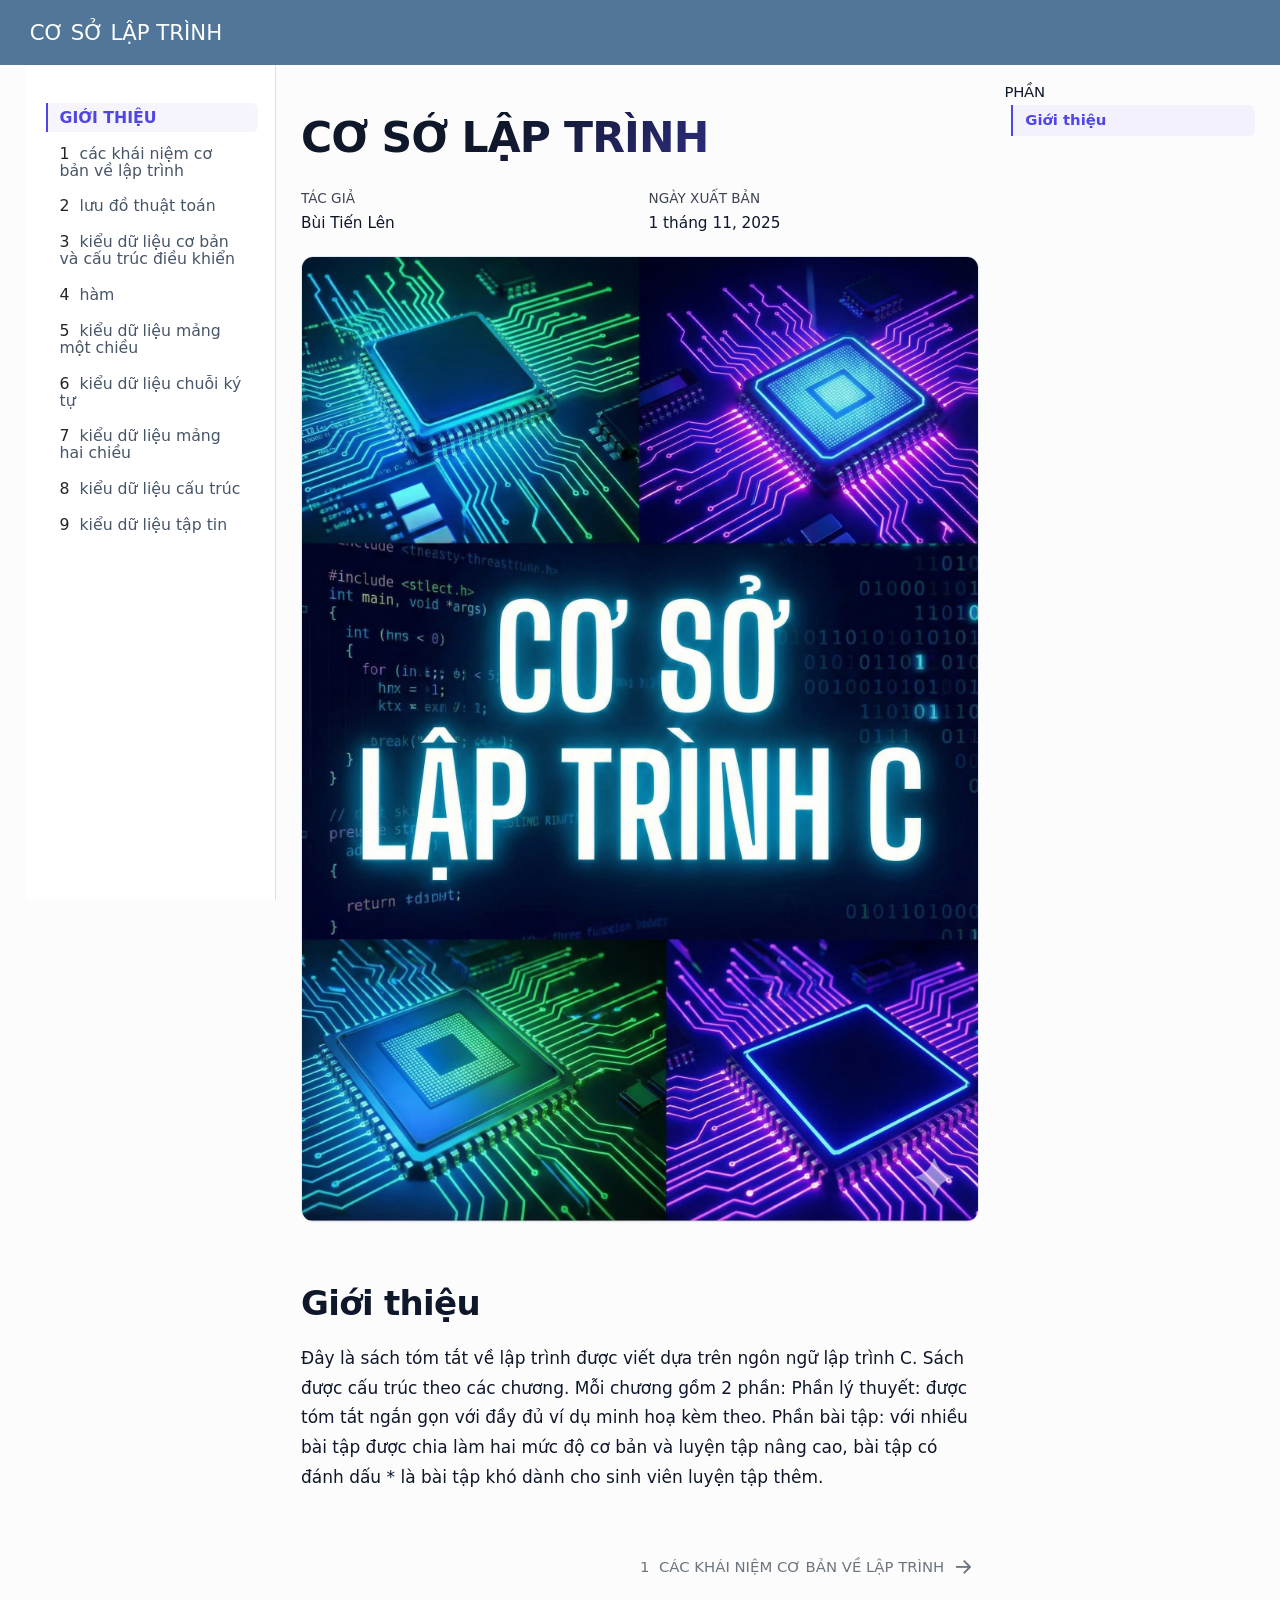
<file: index.html>
<!DOCTYPE html>
<html xmlns="http://www.w3.org/1999/xhtml" lang="vi" xml:lang="vi"><head>

<meta charset="utf-8">
<meta name="generator" content="quarto-1.10.19">

<meta name="viewport" content="width=device-width, initial-scale=1.0, user-scalable=yes">

<meta name="author" content="Bùi Tiến Lên">

<title>CƠ SỞ LẬP TRÌNH</title>
<style>
/* Default styles provided by pandoc.
** See https://pandoc.org/MANUAL.html#variables-for-html for config info.
*/
span.smallcaps{font-variant: small-caps;}
div.columns{display: flex; gap: 1.5em;}
div.column{flex: auto;}
@media screen {
div.columns{gap: min(4vw, 1.5em);}
div.column{overflow-x: auto;}
}
div.hanging-indent{margin-left: 1.5em; text-indent: -1.5em;}
ul.task-list{list-style: none;}
ul.task-list li input[type="checkbox"] {
  width: 0.8em;
  margin: 0 0.8em 0.2em -1em; /* quarto-specific, see https://github.com/quarto-dev/quarto-cli/issues/4556 */ 
  vertical-align: middle;
}
</style>


<script src="site_libs/quarto-nav/quarto-nav.js"></script>
<script src="site_libs/quarto-nav/headroom.min.js"></script>
<script src="site_libs/clipboard/clipboard.min.js"></script>
<script src="site_libs/quarto-search/autocomplete.umd.js"></script>
<script src="site_libs/quarto-search/fuse.min.js"></script>
<script src="site_libs/quarto-search/quarto-search.js"></script>
<meta name="quarto:offset" content="./">
<link href="./chapter-1.html" rel="next">
<script src="site_libs/quarto-html/quarto.js" type="module"></script>
<script src="site_libs/quarto-html/tabsets/tabsets.js" type="module"></script>
<script src="site_libs/quarto-html/popper.min.js"></script>
<script src="site_libs/quarto-html/tippy.umd.min.js"></script>
<script src="site_libs/quarto-html/anchor.min.js"></script>
<link href="site_libs/quarto-html/tippy.css" rel="stylesheet">
<link href="site_libs/quarto-html/quarto-syntax-highlighting-bf27225e3a48a9273f3daa8f8e829971.css" rel="stylesheet" id="quarto-text-highlighting-styles">
<script src="site_libs/bootstrap/bootstrap.min.js"></script>
<link href="site_libs/bootstrap/bootstrap-icons.css" rel="stylesheet">
<link href="site_libs/bootstrap/bootstrap-3e5f0145640a6fc0772bb9b0cfbf312e.min.css" rel="stylesheet" append-hash="true" id="quarto-bootstrap" data-mode="light">
<script id="quarto-search-options" type="application/json">{
  "location": "navbar",
  "copy-button": false,
  "collapse-after": 3,
  "panel-placement": "end",
  "type": "overlay",
  "limit": 50,
  "keyboard-shortcut": [
    "f",
    "/",
    "s"
  ],
  "show-item-context": false,
  "language": {
    "search-no-results-text": "No results",
    "search-matching-documents-text": "matching documents",
    "search-copy-link-title": "Copy link to search",
    "search-hide-matches-text": "Hide additional matches",
    "search-more-match-text": "more match in this document",
    "search-more-matches-text": "more matches in this document",
    "search-clear-button-title": "Clear",
    "search-text-placeholder": "",
    "search-detached-cancel-button-title": "Cancel",
    "search-submit-button-title": "Submit",
    "search-label": "Search"
  }
}</script>


<link rel="stylesheet" href="assets/theme.css">
</head>

<body class="nav-sidebar floating nav-fixed quarto-light">

<div id="quarto-search-results"></div>
  <header id="quarto-header" class="headroom fixed-top">
    <nav class="navbar navbar-expand-lg " data-bs-theme="dark">
      <div class="navbar-container container-fluid">
      <div class="navbar-brand-container mx-auto">
    <a class="navbar-brand" href="./index.html">
    <span class="navbar-title">CƠ SỞ LẬP TRÌNH</span>
    </a>
  </div>
        <div class="quarto-navbar-tools tools-end">
</div>
      </div> <!-- /container-fluid -->
    </nav>
  <nav class="quarto-secondary-nav">
    <div class="container-fluid d-flex">
      <button type="button" class="quarto-btn-toggle btn" data-bs-toggle="collapse" role="button" data-bs-target=".quarto-sidebar-collapse-item" aria-controls="quarto-sidebar" aria-expanded="false" aria-label="Toggle sidebar navigation" onclick="if (window.quartoToggleHeadroom) { window.quartoToggleHeadroom(); }">
        <i class="bi bi-layout-text-sidebar-reverse"></i>
      </button>
        <nav class="quarto-page-breadcrumbs" aria-label="breadcrumb"><ol class="breadcrumb"><li class="breadcrumb-item"><a href="./index.html">Giới thiệu</a></li></ol></nav>
        <a class="flex-grow-1" role="navigation" data-bs-toggle="collapse" data-bs-target=".quarto-sidebar-collapse-item" aria-controls="quarto-sidebar" aria-expanded="false" aria-label="Toggle sidebar navigation" onclick="if (window.quartoToggleHeadroom) { window.quartoToggleHeadroom(); }">      
        </a>
    </div>
  </nav>
</header>
<!-- content -->
<div id="quarto-content" class="quarto-container page-columns page-rows-contents page-layout-article page-navbar">
<!-- sidebar -->
  <nav id="quarto-sidebar" class="sidebar collapse collapse-horizontal quarto-sidebar-collapse-item sidebar-navigation floating overflow-auto">
    <div class="sidebar-menu-container"> 
    <ul class="list-unstyled mt-1">
        <li class="sidebar-item">
  <div class="sidebar-item-container"> 
  <a href="./index.html" class="sidebar-item-text sidebar-link active">
 <span class="menu-text">Giới thiệu</span></a>
  </div>
</li>
        <li class="sidebar-item">
  <div class="sidebar-item-container"> 
  <a href="./chapter-1.html" class="sidebar-item-text sidebar-link">
 <span class="menu-text"><span class="chapter-number">1</span>&nbsp; <span class="chapter-title">CÁC KHÁI NIỆM CƠ BẢN VỀ LẬP TRÌNH</span></span></a>
  </div>
</li>
        <li class="sidebar-item">
  <div class="sidebar-item-container"> 
  <a href="./chapter-2.html" class="sidebar-item-text sidebar-link">
 <span class="menu-text"><span class="chapter-number">2</span>&nbsp; <span class="chapter-title">LƯU ĐỒ THUẬT TOÁN</span></span></a>
  </div>
</li>
        <li class="sidebar-item">
  <div class="sidebar-item-container"> 
  <a href="./chapter-3.html" class="sidebar-item-text sidebar-link">
 <span class="menu-text"><span class="chapter-number">3</span>&nbsp; <span class="chapter-title">KIỂU DỮ LIỆU CƠ BẢN VÀ CẤU TRÚC ĐIỀU KHIỂN</span></span></a>
  </div>
</li>
        <li class="sidebar-item">
  <div class="sidebar-item-container"> 
  <a href="./chapter-4.html" class="sidebar-item-text sidebar-link">
 <span class="menu-text"><span class="chapter-number">4</span>&nbsp; <span class="chapter-title">HÀM</span></span></a>
  </div>
</li>
        <li class="sidebar-item">
  <div class="sidebar-item-container"> 
  <a href="./chapter-5.html" class="sidebar-item-text sidebar-link">
 <span class="menu-text"><span class="chapter-number">5</span>&nbsp; <span class="chapter-title">KIỂU DỮ LIỆU MẢNG MỘT CHIỀU</span></span></a>
  </div>
</li>
        <li class="sidebar-item">
  <div class="sidebar-item-container"> 
  <a href="./chapter-6.html" class="sidebar-item-text sidebar-link">
 <span class="menu-text"><span class="chapter-number">6</span>&nbsp; <span class="chapter-title">KIỂU DỮ LIỆU CHUỖI KÝ TỰ</span></span></a>
  </div>
</li>
        <li class="sidebar-item">
  <div class="sidebar-item-container"> 
  <a href="./chapter-7.html" class="sidebar-item-text sidebar-link">
 <span class="menu-text"><span class="chapter-number">7</span>&nbsp; <span class="chapter-title">KIỂU DỮ LIỆU MẢNG HAI CHIỀU</span></span></a>
  </div>
</li>
        <li class="sidebar-item">
  <div class="sidebar-item-container"> 
  <a href="./chapter-8.html" class="sidebar-item-text sidebar-link">
 <span class="menu-text"><span class="chapter-number">8</span>&nbsp; <span class="chapter-title">KIỂU DỮ LIỆU CẤU TRÚC</span></span></a>
  </div>
</li>
        <li class="sidebar-item">
  <div class="sidebar-item-container"> 
  <a href="./chapter-9.html" class="sidebar-item-text sidebar-link">
 <span class="menu-text"><span class="chapter-number">9</span>&nbsp; <span class="chapter-title">KIỂU DỮ LIỆU TẬP TIN</span></span></a>
  </div>
</li>
    </ul>
    </div>
</nav>
<div id="quarto-sidebar-glass" class="quarto-sidebar-collapse-item" data-bs-toggle="collapse" data-bs-target=".quarto-sidebar-collapse-item"></div>
<!-- margin-sidebar -->
    <div id="quarto-margin-sidebar" class="sidebar margin-sidebar">
        <nav id="TOC" role="doc-toc" class="toc-active">
    <h2 id="toc-title">PHẦN</h2>
   
  <ul class="collapse">
  <li><a href="#giới-thiệu" id="toc-giới-thiệu" class="nav-link active" data-scroll-target="#giới-thiệu">Giới thiệu</a></li>
  </ul>
</nav>
    </div>
<!-- main -->
<main class="content" id="quarto-document-content">

<header id="title-block-header" class="quarto-title-block default">
<div class="quarto-title">
<h1 class="title">CƠ SỞ LẬP TRÌNH</h1>
</div>



<div class="quarto-title-meta">

    <div>
    <div class="quarto-title-meta-heading">Tác giả</div>
    <div class="quarto-title-meta-contents">
             <p>Bùi Tiến Lên </p>
          </div>
  </div>
    
    <div>
    <div class="quarto-title-meta-heading">Ngày xuất bản</div>
    <div class="quarto-title-meta-contents">
      <p class="date">1 tháng 11, 2025</p>
    </div>
  </div>
  
    
  </div>
  


</header>


<p><img src="cover-c.png" class="img-fluid" style="width:100.0%"></p>
<section id="giới-thiệu" class="level1 unnumbered">
<h1 class="unnumbered">Giới thiệu</h1>
<p>Đây là sách tóm tắt về lập trình được viết dựa trên ngôn ngữ lập trình C. Sách được cấu trúc theo các chương. Mỗi chương gồm 2 phần: Phần lý thuyết: được tóm tắt ngắn gọn với đầy đủ ví dụ minh hoạ kèm theo. Phần bài tập: với nhiều bài tập được chia làm hai mức độ cơ bản và luyện tập nâng cao, bài tập có đánh dấu * là bài tập khó dành cho sinh viên luyện tập thêm.</p>


</section>

</main> <!-- /main -->
<script>
document.addEventListener("DOMContentLoaded", function() {
  const tocLinks = document.querySelectorAll("nav#TOC a[data-scroll-target]");
  if (tocLinks.length === 0) return;

  const sections = Array.from(tocLinks).map(link => {
    const target = link.getAttribute("data-scroll-target");
    if (target.startsWith("#")) {
      return document.getElementById(decodeURI(target.slice(1)));
    } else {
      return document.querySelector(decodeURI(target));
    }
  });

  function updateActive() {
    let activeIndex = 0;
    // Find the section closest to the top of the viewport
    for (let i = 0; i < sections.length; i++) {
      const section = sections[i];
      if (section) {
        const rect = section.getBoundingClientRect();
        // If the section top has scrolled past the top offset (120px for navbar)
        if (rect.top <= 120) {
          activeIndex = i;
        }
      }
    }

    // Update active class
    tocLinks.forEach((link, idx) => {
      if (idx === activeIndex) {
        link.classList.add("active");
        
        // Ensure parent lists are expanded (prevent Quarto from auto-collapsing active submenus)
        let parent = link.parentElement;
        while (parent && parent !== document.getElementById("TOC")) {
          if (parent.tagName === "UL") {
            parent.classList.remove("collapse");
          }
          parent = parent.parentElement;
        }
      } else {
        link.classList.remove("active");
      }
    });
  }

  // Bind to window scroll and resize events
  window.addEventListener("scroll", () => {
    window.requestAnimationFrame(updateActive);
  });
  window.addEventListener("resize", () => {
    window.requestAnimationFrame(updateActive);
  });
  
  // Initial runs to align state
  updateActive();
  setTimeout(updateActive, 100);
  setTimeout(updateActive, 500);
});
</script>
<script id="quarto-html-after-body" type="application/javascript">
  window.document.addEventListener("DOMContentLoaded", function (event) {
    const icon = "";
    const anchorJS = new window.AnchorJS();
    anchorJS.options = {
      placement: 'right',
      icon: icon
    };
    anchorJS.add('.anchored');
    const isCodeAnnotation = (el) => {
      for (const clz of el.classList) {
        if (clz.startsWith('code-annotation-')) {                     
          return true;
        }
      }
      return false;
    }
    const onCopySuccess = function(e) {
      // button target
      const button = e.trigger;
      // don't keep focus
      button.blur();
      // flash "checked"
      button.classList.add('code-copy-button-checked');
      var currentTitle = button.getAttribute("title");
      button.setAttribute("title", "Copied!");
      let tooltip;
      if (window.bootstrap) {
        button.setAttribute("data-bs-toggle", "tooltip");
        button.setAttribute("data-bs-placement", "left");
        button.setAttribute("data-bs-title", "Copied!");
        tooltip = new bootstrap.Tooltip(button, 
          { trigger: "manual", 
            customClass: "code-copy-button-tooltip",
            offset: [0, -8]});
        tooltip.show();    
      }
      setTimeout(function() {
        if (tooltip) {
          tooltip.hide();
          button.removeAttribute("data-bs-title");
          button.removeAttribute("data-bs-toggle");
          button.removeAttribute("data-bs-placement");
        }
        button.setAttribute("title", currentTitle);
        button.classList.remove('code-copy-button-checked');
      }, 1000);
      // clear code selection
      e.clearSelection();
    }
    const getTextToCopy = function(trigger) {
      const outerScaffold = trigger.parentElement.cloneNode(true);
      const codeEl = outerScaffold.querySelector('code');
      for (const childEl of codeEl.children) {
        if (isCodeAnnotation(childEl)) {
          childEl.remove();
        }
      }
      return codeEl.innerText;
    }
    const clipboard = new window.ClipboardJS('.code-copy-button:not([data-in-quarto-modal])', {
      text: getTextToCopy
    });
    clipboard.on('success', onCopySuccess);
    if (window.document.getElementById('quarto-embedded-source-code-modal')) {
      const clipboardModal = new window.ClipboardJS('.code-copy-button[data-in-quarto-modal]', {
        text: getTextToCopy,
        container: window.document.getElementById('quarto-embedded-source-code-modal')
      });
      clipboardModal.on('success', onCopySuccess);
    }
      var localhostRegex = new RegExp(/^(?:http|https):\/\/localhost\:?[0-9]*\//);
      var mailtoRegex = new RegExp(/^mailto:/);
        var filterRegex = new RegExp('/' + window.location.host + '/');
      var isInternal = (href) => {
          return filterRegex.test(href) || localhostRegex.test(href) || mailtoRegex.test(href);
      }
      // Inspect non-navigation links and adorn them if external
     var links = window.document.querySelectorAll('a[href]:not(.nav-link):not(.navbar-brand):not(.toc-action):not(.sidebar-link):not(.sidebar-item-toggle):not(.pagination-link):not(.no-external):not([aria-hidden]):not(.dropdown-item):not(.quarto-navigation-tool):not(.about-link)');
      for (var i=0; i<links.length; i++) {
        const link = links[i];
        if (!isInternal(link.href)) {
          // undo the damage that might have been done by quarto-nav.js in the case of
          // links that we want to consider external
          if (link.dataset.originalHref !== undefined) {
            link.href = link.dataset.originalHref;
          }
        }
      }
    function tippyHover(el, contentFn, onTriggerFn, onUntriggerFn) {
      const config = {
        allowHTML: true,
        maxWidth: 500,
        delay: 100,
        arrow: false,
        appendTo: function(el) {
            return el.parentElement;
        },
        interactive: true,
        interactiveBorder: 10,
        theme: 'quarto',
        placement: 'bottom-start',
      };
      if (contentFn) {
        config.content = contentFn;
      }
      if (onTriggerFn) {
        config.onTrigger = onTriggerFn;
      }
      if (onUntriggerFn) {
        config.onUntrigger = onUntriggerFn;
      }
      window.tippy(el, config); 
    }
    const noterefs = window.document.querySelectorAll('a[role="doc-noteref"]');
    for (var i=0; i<noterefs.length; i++) {
      const ref = noterefs[i];
      tippyHover(ref, function() {
        // use id or data attribute instead here
        let href = ref.getAttribute('data-footnote-href') || ref.getAttribute('href');
        try { href = new URL(href).hash; } catch {}
        const id = href.replace(/^#\/?/, "");
        const note = window.document.getElementById(id);
        if (note) {
          return note.innerHTML;
        } else {
          return "";
        }
      });
    }
    const xrefs = window.document.querySelectorAll('a.quarto-xref');
    const processXRef = (id, note) => {
      // Strip column container classes
      const stripColumnClz = (el) => {
        el.classList.remove("page-full", "page-columns");
        if (el.children) {
          for (const child of el.children) {
            stripColumnClz(child);
          }
        }
      }
      stripColumnClz(note)
      if (id === null || id.startsWith('sec-')) {
        // Special case sections, only their first couple elements
        const container = document.createElement("div");
        if (note.children && note.children.length > 2) {
          container.appendChild(note.children[0].cloneNode(true));
          for (let i = 1; i < note.children.length; i++) {
            const child = note.children[i];
            if (child.tagName === "P" && child.innerText === "") {
              continue;
            } else {
              container.appendChild(child.cloneNode(true));
              break;
            }
          }
          if (window.Quarto?.typesetMath) {
            window.Quarto.typesetMath(container);
          }
          return container.innerHTML
        } else {
          if (window.Quarto?.typesetMath) {
            window.Quarto.typesetMath(note);
          }
          return note.innerHTML;
        }
      } else {
        // Remove any anchor links if they are present
        const anchorLink = note.querySelector('a.anchorjs-link');
        if (anchorLink) {
          anchorLink.remove();
        }
        if (window.Quarto?.typesetMath) {
          window.Quarto.typesetMath(note);
        }
        if (note.classList.contains("callout")) {
          return note.outerHTML;
        } else {
          return note.innerHTML;
        }
      }
    }
    for (var i=0; i<xrefs.length; i++) {
      const xref = xrefs[i];
      tippyHover(xref, undefined, function(instance) {
        instance.disable();
        let url = xref.getAttribute('href');
        let hash = undefined; 
        if (url.startsWith('#')) {
          hash = url;
        } else {
          try { hash = new URL(url).hash; } catch {}
        }
        if (hash) {
          const id = hash.replace(/^#\/?/, "");
          const note = window.document.getElementById(id);
          if (note !== null) {
            try {
              const html = processXRef(id, note.cloneNode(true));
              instance.setContent(html);
            } finally {
              instance.enable();
              instance.show();
            }
          } else {
            // See if we can fetch this
            fetch(url.split('#')[0])
            .then(res => res.text())
            .then(html => {
              const parser = new DOMParser();
              const htmlDoc = parser.parseFromString(html, "text/html");
              const note = htmlDoc.getElementById(id);
              if (note !== null) {
                const html = processXRef(id, note);
                instance.setContent(html);
              } 
            }).finally(() => {
              instance.enable();
              instance.show();
            });
          }
        } else {
          // See if we can fetch a full url (with no hash to target)
          // This is a special case and we should probably do some content thinning / targeting
          fetch(url)
          .then(res => res.text())
          .then(html => {
            const parser = new DOMParser();
            const htmlDoc = parser.parseFromString(html, "text/html");
            const note = htmlDoc.querySelector('main.content');
            if (note !== null) {
              // This should only happen for chapter cross references
              // (since there is no id in the URL)
              // remove the first header
              if (note.children.length > 0 && note.children[0].tagName === "HEADER") {
                note.children[0].remove();
              }
              const html = processXRef(null, note);
              instance.setContent(html);
            } 
          }).finally(() => {
            instance.enable();
            instance.show();
          });
        }
      }, function(instance) {
      });
    }
        let selectedAnnoteEl;
        const selectorForAnnotation = ( cell, annotation) => {
          let cellAttr = 'data-code-cell="' + cell + '"';
          let lineAttr = 'data-code-annotation="' +  annotation + '"';
          const selector = 'span[' + cellAttr + '][' + lineAttr + ']';
          return selector;
        }
        const selectCodeLines = (annoteEl) => {
          const doc = window.document;
          const targetCell = annoteEl.getAttribute("data-target-cell");
          const targetAnnotation = annoteEl.getAttribute("data-target-annotation");
          const annoteSpan = window.document.querySelector(selectorForAnnotation(targetCell, targetAnnotation));
          const lines = annoteSpan.getAttribute("data-code-lines").split(",");
          const lineIds = lines.map((line) => {
            return targetCell + "-" + line;
          })
          let top = null;
          let height = null;
          let parent = null;
          if (lineIds.length > 0) {
              //compute the position of the single el (top and bottom and make a div)
              const el = window.document.getElementById(lineIds[0]);
              top = el.offsetTop;
              height = el.offsetHeight;
              parent = el.parentElement.parentElement;
            if (lineIds.length > 1) {
              const lastEl = window.document.getElementById(lineIds[lineIds.length - 1]);
              const bottom = lastEl.offsetTop + lastEl.offsetHeight;
              height = bottom - top;
            }
            if (top !== null && height !== null && parent !== null) {
              // cook up a div (if necessary) and position it 
              let div = window.document.getElementById("code-annotation-line-highlight");
              if (div === null) {
                div = window.document.createElement("div");
                div.setAttribute("id", "code-annotation-line-highlight");
                div.style.position = 'absolute';
                parent.appendChild(div);
              }
              div.style.top = top - 2 + "px";
              div.style.height = height + 4 + "px";
              div.style.left = 0;
              let gutterDiv = window.document.getElementById("code-annotation-line-highlight-gutter");
              if (gutterDiv === null) {
                gutterDiv = window.document.createElement("div");
                gutterDiv.setAttribute("id", "code-annotation-line-highlight-gutter");
                gutterDiv.style.position = 'absolute';
                const codeCell = window.document.getElementById(targetCell);
                const gutter = codeCell.querySelector('.code-annotation-gutter');
                gutter.appendChild(gutterDiv);
              }
              gutterDiv.style.top = top - 2 + "px";
              gutterDiv.style.height = height + 4 + "px";
            }
            selectedAnnoteEl = annoteEl;
          }
        };
        const unselectCodeLines = () => {
          const elementsIds = ["code-annotation-line-highlight", "code-annotation-line-highlight-gutter"];
          elementsIds.forEach((elId) => {
            const div = window.document.getElementById(elId);
            if (div) {
              div.remove();
            }
          });
          selectedAnnoteEl = undefined;
        };
          // Handle positioning of the toggle
      window.addEventListener(
        "resize",
        throttle(() => {
          elRect = undefined;
          if (selectedAnnoteEl) {
            selectCodeLines(selectedAnnoteEl);
          }
        }, 10)
      );
      function throttle(fn, ms) {
      let throttle = false;
      let timer;
        return (...args) => {
          if(!throttle) { // first call gets through
              fn.apply(this, args);
              throttle = true;
          } else { // all the others get throttled
              if(timer) clearTimeout(timer); // cancel #2
              timer = setTimeout(() => {
                fn.apply(this, args);
                timer = throttle = false;
              }, ms);
          }
        };
      }
        // Attach click handler to the DT
        const annoteDls = window.document.querySelectorAll('dt[data-target-cell]');
        for (const annoteDlNode of annoteDls) {
          annoteDlNode.addEventListener('click', (event) => {
            const clickedEl = event.target;
            if (clickedEl !== selectedAnnoteEl) {
              unselectCodeLines();
              const activeEl = window.document.querySelector('dt[data-target-cell].code-annotation-active');
              if (activeEl) {
                activeEl.classList.remove('code-annotation-active');
              }
              selectCodeLines(clickedEl);
              clickedEl.classList.add('code-annotation-active');
            } else {
              // Unselect the line
              unselectCodeLines();
              clickedEl.classList.remove('code-annotation-active');
            }
          });
        }
    const findCites = (el) => {
      const parentEl = el.parentElement;
      if (parentEl) {
        const cites = parentEl.dataset.cites;
        if (cites) {
          return {
            el,
            cites: cites.split(' ')
          };
        } else {
          return findCites(el.parentElement)
        }
      } else {
        return undefined;
      }
    };
    var bibliorefs = window.document.querySelectorAll('a[role="doc-biblioref"]');
    for (var i=0; i<bibliorefs.length; i++) {
      const ref = bibliorefs[i];
      const citeInfo = findCites(ref);
      if (citeInfo) {
        tippyHover(citeInfo.el, function() {
          var popup = window.document.createElement('div');
          citeInfo.cites.forEach(function(cite) {
            var citeDiv = window.document.createElement('div');
            citeDiv.classList.add('hanging-indent');
            citeDiv.classList.add('csl-entry');
            var biblioDiv = window.document.getElementById('ref-' + cite);
            if (biblioDiv) {
              citeDiv.innerHTML = biblioDiv.innerHTML;
            }
            popup.appendChild(citeDiv);
          });
          return popup.innerHTML;
        });
      }
    }
  });
  </script>
<nav class="page-navigation">
  <div class="nav-page nav-page-previous">
  </div>
  <div class="nav-page nav-page-next">
      <a href="./chapter-1.html" class="pagination-link" aria-label="CÁC KHÁI NIỆM CƠ BẢN VỀ LẬP TRÌNH">
        <span class="nav-page-text"><span class="chapter-number">1</span>&nbsp; <span class="chapter-title">CÁC KHÁI NIỆM CƠ BẢN VỀ LẬP TRÌNH</span></span> <i class="bi bi-arrow-right-short"></i>
      </a>
  </div>
</nav>
</div> <!-- /content -->




</body></html>
</file>
<file: site_libs/quarto-html/tippy.css>
.tippy-box[data-animation=fade][data-state=hidden]{opacity:0}[data-tippy-root]{max-width:calc(100vw - 10px)}.tippy-box{position:relative;background-color:#333;color:#fff;border-radius:4px;font-size:14px;line-height:1.4;white-space:normal;outline:0;transition-property:transform,visibility,opacity}.tippy-box[data-placement^=top]>.tippy-arrow{bottom:0}.tippy-box[data-placement^=top]>.tippy-arrow:before{bottom:-7px;left:0;border-width:8px 8px 0;border-top-color:initial;transform-origin:center top}.tippy-box[data-placement^=bottom]>.tippy-arrow{top:0}.tippy-box[data-placement^=bottom]>.tippy-arrow:before{top:-7px;left:0;border-width:0 8px 8px;border-bottom-color:initial;transform-origin:center bottom}.tippy-box[data-placement^=left]>.tippy-arrow{right:0}.tippy-box[data-placement^=left]>.tippy-arrow:before{border-width:8px 0 8px 8px;border-left-color:initial;right:-7px;transform-origin:center left}.tippy-box[data-placement^=right]>.tippy-arrow{left:0}.tippy-box[data-placement^=right]>.tippy-arrow:before{left:-7px;border-width:8px 8px 8px 0;border-right-color:initial;transform-origin:center right}.tippy-box[data-inertia][data-state=visible]{transition-timing-function:cubic-bezier(.54,1.5,.38,1.11)}.tippy-arrow{width:16px;height:16px;color:#333}.tippy-arrow:before{content:"";position:absolute;border-color:transparent;border-style:solid}.tippy-content{position:relative;padding:5px 9px;z-index:1}
</file>
<file: site_libs/quarto-html/quarto-syntax-highlighting-bf27225e3a48a9273f3daa8f8e829971.css>
/* quarto syntax highlight colors */
:root {
  --quarto-hl-ot-color: #003B4F;
  --quarto-hl-at-color: #657422;
  --quarto-hl-ss-color: #20794D;
  --quarto-hl-an-color: #5E5E5E;
  --quarto-hl-fu-color: #4758AB;
  --quarto-hl-st-color: #20794D;
  --quarto-hl-cf-color: #003B4F;
  --quarto-hl-op-color: #5E5E5E;
  --quarto-hl-er-color: #AD0000;
  --quarto-hl-bn-color: #AD0000;
  --quarto-hl-al-color: #AD0000;
  --quarto-hl-va-color: #111111;
  --quarto-hl-bu-color: inherit;
  --quarto-hl-ex-color: inherit;
  --quarto-hl-pp-color: #AD0000;
  --quarto-hl-in-color: #5E5E5E;
  --quarto-hl-vs-color: #20794D;
  --quarto-hl-wa-color: #5E5E5E;
  --quarto-hl-do-color: #5E5E5E;
  --quarto-hl-im-color: #00769E;
  --quarto-hl-ch-color: #20794D;
  --quarto-hl-dt-color: #AD0000;
  --quarto-hl-fl-color: #AD0000;
  --quarto-hl-co-color: #5E5E5E;
  --quarto-hl-cv-color: #5E5E5E;
  --quarto-hl-cn-color: #8f5902;
  --quarto-hl-sc-color: #5E5E5E;
  --quarto-hl-dv-color: #AD0000;
  --quarto-hl-kw-color: #003B4F;
}

/* other quarto variables */
:root {
  --quarto-font-monospace: SFMono-Regular, Menlo, Monaco, Consolas, "Liberation Mono", "Courier New", monospace;
}

/* syntax highlight based on Pandoc's rules */
pre > code.sourceCode > span {
  color: #003B4F;
}

code.sourceCode > span {
  color: #003B4F;
}

div.sourceCode,
div.sourceCode pre.sourceCode {
  color: #003B4F;
}

/* Normal */
code span {
  color: #003B4F;
}

/* Alert */
code span.al {
  color: #AD0000;
  font-style: inherit;
}

/* Annotation */
code span.an {
  color: #5E5E5E;
  font-style: inherit;
}

/* Attribute */
code span.at {
  color: #657422;
  font-style: inherit;
}

/* BaseN */
code span.bn {
  color: #AD0000;
  font-style: inherit;
}

/* BuiltIn */
code span.bu {
  font-style: inherit;
}

/* ControlFlow */
code span.cf {
  color: #003B4F;
  font-weight: bold;
  font-style: inherit;
}

/* Char */
code span.ch {
  color: #20794D;
  font-style: inherit;
}

/* Constant */
code span.cn {
  color: #8f5902;
  font-style: inherit;
}

/* Comment */
code span.co {
  color: #5E5E5E;
  font-style: inherit;
}

/* CommentVar */
code span.cv {
  color: #5E5E5E;
  font-style: italic;
}

/* Documentation */
code span.do {
  color: #5E5E5E;
  font-style: italic;
}

/* DataType */
code span.dt {
  color: #AD0000;
  font-style: inherit;
}

/* DecVal */
code span.dv {
  color: #AD0000;
  font-style: inherit;
}

/* Error */
code span.er {
  color: #AD0000;
  font-style: inherit;
}

/* Extension */
code span.ex {
  font-style: inherit;
}

/* Float */
code span.fl {
  color: #AD0000;
  font-style: inherit;
}

/* Function */
code span.fu {
  color: #4758AB;
  font-style: inherit;
}

/* Import */
code span.im {
  color: #00769E;
  font-style: inherit;
}

/* Information */
code span.in {
  color: #5E5E5E;
  font-style: inherit;
}

/* Keyword */
code span.kw {
  color: #003B4F;
  font-weight: bold;
  font-style: inherit;
}

/* Operator */
code span.op {
  color: #5E5E5E;
  font-style: inherit;
}

/* Other */
code span.ot {
  color: #003B4F;
  font-style: inherit;
}

/* Preprocessor */
code span.pp {
  color: #AD0000;
  font-style: inherit;
}

/* SpecialChar */
code span.sc {
  color: #5E5E5E;
  font-style: inherit;
}

/* SpecialString */
code span.ss {
  color: #20794D;
  font-style: inherit;
}

/* String */
code span.st {
  color: #20794D;
  font-style: inherit;
}

/* Variable */
code span.va {
  color: #111111;
  font-style: inherit;
}

/* VerbatimString */
code span.vs {
  color: #20794D;
  font-style: inherit;
}

/* Warning */
code span.wa {
  color: #5E5E5E;
  font-style: italic;
}

.prevent-inlining {
  content: "</";
}

/*# sourceMappingURL=8be38f48d34c45af72792cbd699585e7.css.map */
</file>
<file: assets/theme.css>
:root {
    /* Light Theme Colors (Clean Off-White & Soft Indigo/Teal Accent) */
    --bg-primary: #fcfcfd;
    --bg-secondary: #f8fafc;
    --bg-sidebar: #f8fafc;
    --text-primary: #0f172a;
    --text-secondary: #475569;
    --accent: #4f46e5;
    --accent-hover: #4338ca;
    --accent-rgb: 79, 70, 229;
    --border-color: #e2e8f0;

    /* Callout & Theorem Box Colors */
    --callout-note-bg: rgba(59, 130, 246, 0.07);
    --callout-note-border: #3b82f6;
    --callout-warning-bg: rgba(245, 158, 11, 0.07);
    --callout-warning-border: #f59e0b;
    --callout-important-bg: rgba(239, 68, 68, 0.07);
    --callout-important-border: #ef4444;
    --callout-tip-bg: rgba(16, 185, 129, 0.07);
    --callout-tip-border: #10b981;
    --callout-caution-bg: rgba(139, 92, 246, 0.07);
    --callout-caution-border: #8b5cf6;

    /* Shadows & Effects */
    --shadow-sm: 0 1px 2px 0 rgba(0, 0, 0, 0.03);
    --shadow-md: 0 4px 12px -2px rgba(0, 0, 0, 0.05), 0 2px 6px -1px rgba(0, 0, 0, 0.03);
    --shadow-lg: 0 12px 24px -4px rgba(0, 0, 0, 0.06), 0 4px 12px -2px rgba(0, 0, 0, 0.03);

    /* Cozy Slate Light Code Blocks (Light Mode) */
    --code-bg: #f8fafc;
    --code-text: #1e293b;
    --code-line-hover: rgba(79, 70, 229, 0.06);
}

/* Dark Theme Adjustments if the document uses quarto-dark mode */
body.quarto-dark {
    --bg-primary: #0f172a;
    --bg-secondary: #1e293b;
    --bg-sidebar: #0b0f19;
    --text-primary: #f8fafc;
    --text-secondary: #cbd5e1;
    --accent: #818cf8;
    --accent-hover: #6366f1;
    --accent-rgb: 129, 140, 248;
    --border-color: #334155;

    --callout-note-bg: rgba(59, 130, 246, 0.15);
    --callout-warning-bg: rgba(245, 158, 11, 0.15);
    --callout-important-bg: rgba(239, 68, 68, 0.15);
    --callout-tip-bg: rgba(16, 185, 129, 0.15);
    --callout-caution-bg: rgba(139, 92, 246, 0.15);

    --shadow-sm: 0 1px 2px 0 rgba(0, 0, 0, 0.5);
    --shadow-md: 0 4px 12px -2px rgba(0, 0, 0, 0.4), 0 2px 6px -1px rgba(0, 0, 0, 0.3);
    --shadow-lg: 0 12px 24px -4px rgba(0, 0, 0, 0.5), 0 4px 12px -2px rgba(0, 0, 0, 0.4);

    /* Premium Dark Code Blocks (Dark Mode) */
    --code-bg: #0d1117;
    --code-text: #c9d1d9;
    --code-line-hover: rgba(99, 102, 241, 0.15);
}

/* ==========================================================================
   Typography Resets & Base Styles
   ========================================================================== */

body {
    background-color: var(--bg-primary);
    color: var(--text-primary);
    line-height: 1.75;
}

h1,
h2,
h3,
h4,
h5,
h6 {
    color: var(--text-primary);
    font-weight: 700;
    letter-spacing: -0.02em;
    margin-top: 1.8em;
    margin-bottom: 0.6em;
}

h1.title {
    font-size: 2.5rem;
    line-height: 1.2;
    margin-top: 1rem;
    font-weight: 800;
    background: linear-gradient(135deg, var(--text-primary) 30%, var(--accent) 100%);
    -webkit-background-clip: text;
    -webkit-text-fill-color: transparent;
    padding-bottom: 10px;
}

/* ==========================================================================
   Callouts & Custom Message Boxes
   ========================================================================== */
div[class^="tcolorbox"],
div.block {
    border: none;
    border-left: 4px solid #d97706;
    background-color: var(--callout-warning-bg);
    box-shadow: var(--shadow-sm);
    border-radius: 10px;
    padding: 18px;
    margin: 24px 0;
    transition: transform 0.2s ease, box-shadow 0.2s ease;
}

.theorem,
.definition,
.example,
.note,
.tsidebar,
.tcallout,
.tannotation {
    border: none;
    border-left: 4px solid var(--accent);
    background-color: var(--callout-note-bg);
    box-shadow: var(--shadow-sm);
    border-radius: 10px;
    padding: 18px;
    margin: 24px 0;
    transition: transform 0.2s ease, box-shadow 0.2s ease;
}

.theorem:hover,
.definition:hover,
.example:hover,
.note:hover,
.tcolorbox:hover {
    box-shadow: var(--shadow-md);
    transform: translateY(-1px);
}

/* Native Quarto Callouts (Note, Warning, Caution, Tip, Important) */
.callout.callout-style-default {
    border: none !important;
    border-radius: 10px !important;
    box-shadow: var(--shadow-sm) !important;
    padding: 18px !important;
    margin: 28px 0 !important;
    transition: transform 0.2s ease, box-shadow 0.2s ease;
}

.callout.callout-style-default:hover {
    box-shadow: var(--shadow-md) !important;
}

.callout-note.callout-style-default {
    border-left: 4px solid var(--callout-note-border) !important;
    background-color: var(--callout-note-bg) !important;
}

.callout-warning.callout-style-default {
    border-left: 4px solid var(--callout-warning-border) !important;
    background-color: var(--callout-warning-bg) !important;
}

.callout-important.callout-style-default {
    border-left: 4px solid var(--callout-important-border) !important;
    background-color: var(--callout-important-bg) !important;
}

.callout-tip.callout-style-default {
    border-left: 4px solid var(--callout-tip-border) !important;
    background-color: var(--callout-tip-bg) !important;
}

.callout-caution.callout-style-default {
    border-left: 4px solid var(--callout-caution-border) !important;
    background-color: var(--callout-caution-bg) !important;
}

.callout-header {
    margin-bottom: 8px;
    font-weight: 600 !important;
    color: var(--text-primary) !important;
}

.callout-title {
    font-weight: 600 !important;
    font-size: 0.95rem;
}

.callout-icon-container {
    margin-right: 10px;
}

/* ==========================================================================
   Code Blocks & Syntax Highlighting
   ========================================================================== */
div.sourceCode {
    background-color: var(--code-bg) !important;
    border: 1px solid var(--border-color) !important;
    border-radius: 12px !important;
    box-shadow: var(--shadow-md) !important;
    margin: 28px 0 !important;
    padding: 0 !important;
    overflow-x: auto !important;
}

pre.sourceCode {
    background-color: transparent !important;
    border: none !important;
    box-shadow: none !important;
    padding: 18px !important;
    overflow: visible !important;
}

pre.sourceCode:not(.numberSource) {
    margin: 0 !important;
}

pre.sourceCode.numberSource {
    margin: 0 0 0 3.2em !important;
    padding: 18px 18px 18px 4px !important;
}

pre.numberSource code>span>a:first-child::before {
    text-decoration: none !important;
    color: var(--text-secondary) !important;
    opacity: 0.7;
}

pre.sourceCode code {
    font-family: var(--font-mono) !important;
    font-size: 0.9rem !important;
    color: var(--code-text) !important;
    background: transparent !important;
    padding: 0 !important;
}

pre.sourceCode code>span {
    display: inline-block;
    padding: 0 4px;
    transition: background-color 0.15s ease;
}

pre.sourceCode:not(.numberSource) code>span {
    width: 100%;
}

/* Inline code tags */
code:not(pre code) {
    background-color: var(--bg-secondary) !important;
    color: #db2777;
    /* Soft violet/pink for accent inline code */
    font-family: var(--font-mono) !important;
    font-size: 0.85em !important;
    padding: 3px 7px !important;
    border-radius: 6px !important;
    border: 1px solid var(--border-color) !important;
    white-space: nowrap;
}

body.quarto-dark code:not(pre code) {
    color: #f472b6;
    background-color: var(--bg-secondary) !important;
}

pre.text {
    background: var(--bg-secondary) !important;
    border-left: 3px solid var(--accent) !important;
    border-radius: 0 8px 8px 0 !important;
    padding: 14px 18px !important;
    font-family: var(--font-mono) !important;
    color: var(--text-primary) !important;
    border-top: none;
    border-right: none;
    border-bottom: none;
}

/* ==========================================================================
   Sidebar, Navigation & Table of Contents (TOC)
   ========================================================================== */
.sidebar nav[role="doc-toc"] ul>li>a,
.sidebar-navigation a {
    transition: all 0.2s cubic-bezier(0.4, 0, 0.2, 1);
    border-left: 2px solid transparent;
    padding: 6px 12px !important;
    color: var(--text-secondary);
}

/* TOC levels styling */
.sidebar nav[role="doc-toc"] ul>li>a {
    color: var(--text-primary);
    font-weight: 500;
}

.sidebar nav[role="doc-toc"] ul>li>ul>li>a {
    color: var(--text-secondary);
    font-size: 0.9em;
}

.sidebar nav[role="doc-toc"] ul>li>ul>li>ul>li>a {
    color: var(--text-secondary);
    opacity: 0.7;
    font-size: 0.85em;
}

/* Active Indicator with soft background and left line */
.sidebar nav[role="doc-toc"] ul li a.active,
.sidebar-navigation .active,
.sidebar-item-container a.active {
    color: var(--accent) !important;
    background-color: rgba(var(--accent-rgb), 0.05) !important;
    border-left: 2px solid var(--accent) !important;
    font-weight: 600;
    border-radius: 0 6px 6px 0;
}

/* Hover effects */
.sidebar nav[role="doc-toc"] ul li a:hover,
.sidebar-navigation a:hover,
.sidebar-item-container a:hover {
    color: var(--text-primary) !important;
    background-color: rgba(var(--accent-rgb), 0.03);
    border-left: 2px solid rgba(var(--accent-rgb), 0.3) !important;
    text-decoration: none;
}

/* Fade unselected items slightly when one item is active */
.sidebar nav[role="doc-toc"] ul li a:not(.active) {
    opacity: 0.8;
}

.sidebar nav[role="doc-toc"] ul li a:hover:not(.active) {
    opacity: 1;
}

/* Case transforms from user original */
div.sidebar-menu-container span.menu-text {
    text-transform: uppercase;
}

div.sidebar-menu-container span.chapter-title {
    text-transform: lowercase;
}

/* ==========================================================================
   Tables
   ========================================================================== */
table {
    width: 100% !important;
    border-collapse: collapse !important;
    margin: 36px 0 !important;
    border-radius: 12px !important;
    overflow: hidden !important;
    box-shadow: var(--shadow-md) !important;
    border: 1px solid var(--border-color) !important;
}

th,
td {
    padding: 14px 20px !important;
    text-align: left !important;
    border: none !important;
    border-bottom: 1px solid var(--border-color) !important;
}

th {
    background-color: var(--bg-secondary) !important;
    color: var(--text-primary) !important;
    font-weight: 600 !important;
    text-transform: uppercase !important;
    font-size: 0.75rem !important;
    letter-spacing: 0.06em !important;
}

tbody tr {
    transition: background-color 0.2s ease !important;
}

tbody tr:nth-child(odd) {
    background-color: var(--bg-primary) !important;
}

tbody tr:nth-child(even) {
    background-color: rgba(var(--accent-rgb), 0.01) !important;
}

tbody tr:hover {
    background-color: rgba(var(--accent-rgb), 0.04) !important;
    cursor: pointer !important;
}

/* ==========================================================================
   Images, Figures & Figures Hover Zoom
   ========================================================================== */
img {
    max-width: 100%;
    height: auto;
    border-radius: 12px !important;
    border: 1px solid var(--border-color) !important;
    box-shadow: var(--shadow-sm);
    transition: all 0.3s cubic-bezier(0.4, 0, 0.2, 1);
    display: block;
    margin-left: auto;
    margin-right: auto;
}

img:hover {
    transform: scale(1.015);
    box-shadow: var(--shadow-lg);
    border-color: rgba(var(--accent-rgb), 0.3) !important;
}

figure {
    text-align: center;
    margin: 36px 0;
}

figure>figcaption {
    text-align: center !important;
    font-size: 0.85rem;
    color: var(--text-secondary);
    margin-top: 14px;
    font-weight: 500;
}

/* ==========================================================================
   Buttons
   ========================================================================== */
.edit-btn {
    background-color: var(--accent) !important;
    color: white !important;
    border: none !important;
    padding: 10px 18px !important;
    border-radius: 8px !important;
    font-weight: 600 !important;
    box-shadow: var(--shadow-sm) !important;
    transition: all 0.2s ease !important;
}

.edit-btn:hover {
    background-color: var(--accent-hover) !important;
    box-shadow: var(--shadow-md) !important;
}
</file>
